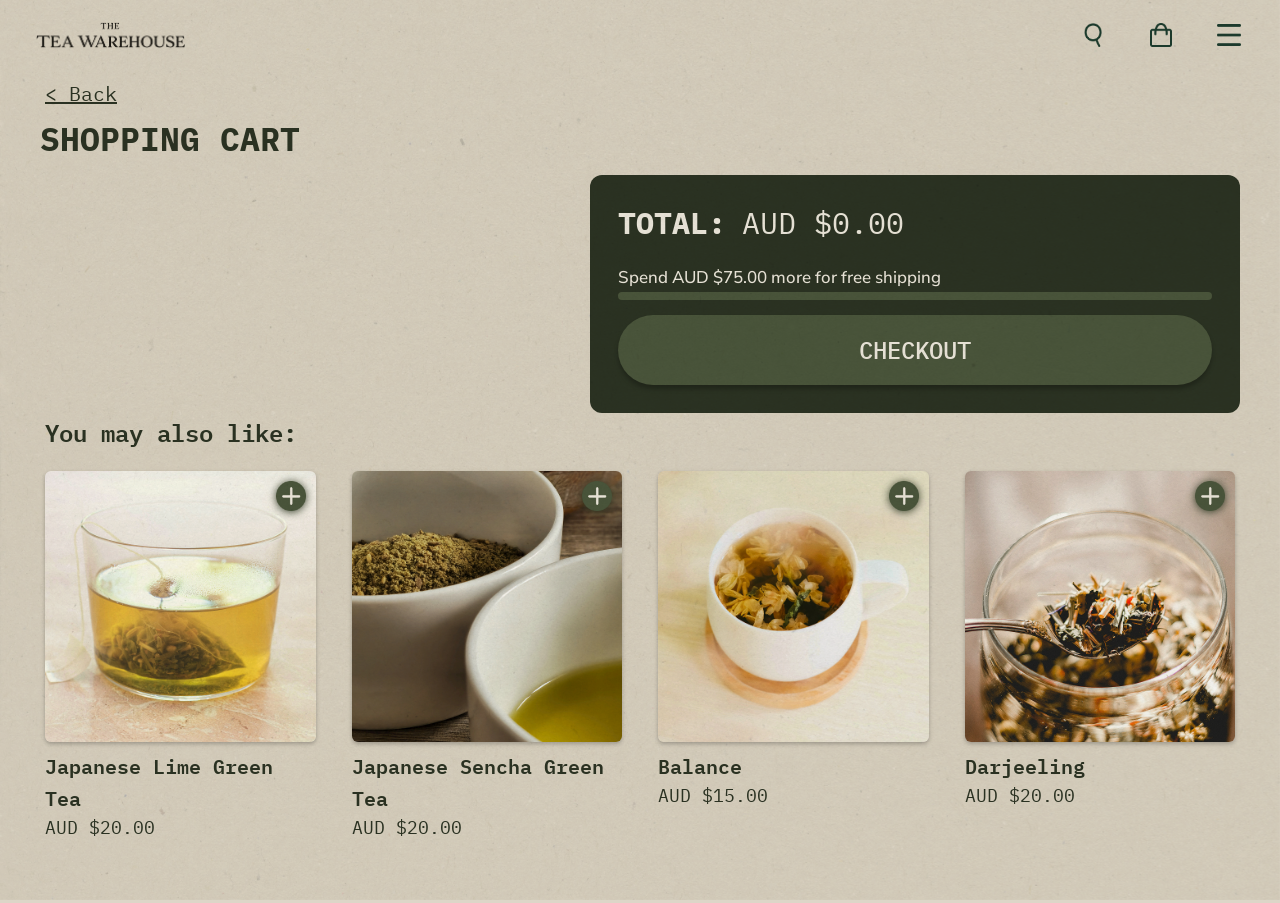
<file: cart.html>
<!DOCTYPE html>
<html lang="en">
<head>
    <meta charset="UTF-8">
    <meta name="viewport" content="width=device-width, initial-scale=1.0">
    <link rel="stylesheet" href="styles/main.css">
    <title>The Tea Warehouse</title>
    <style>
    @import url('https://fonts.googleapis.com/css2?family=IBM+Plex+Mono:ital,wght@0,100;0,200;0,300;0,400;0,500;0,600;0,700;1,100;1,200;1,300;1,400;1,500;1,600;1,700&display=swap');
    </style>
</head>

<body>
    <div class="page cart-page">
    
        <!-- top nav -->
        <header class="header">
            <!-- logo goes to homepage -->
            <a href="index.html" class="logo">
                <img src="images/TWHlogo.png" alt="tea warehouse logo">
            </a>

            <nav class="nav-icons" aria-label="top nav">
                <button onclick="openSearch()" class="nav-icon-link" aria-label="search">
                    <img src="images/search-icon.png" alt="search">
                </button>
                <a href="cart.html" class="nav-icon-link cart-icon">
                     <img src="images/cart.png" alt="cart">
                     <span id="cart-count">0</span>
                </a>
                <button aria-label="menu">
                    <img src="images/menu-icon.png" alt="menu">
                </button>
            </nav>
        </header>

        <!-- heading -->
        <main class="cart-main">

            <a href="product-detail.html" class="back-link">&lt; Back</a>
            
            <h1 class="cart-title">SHOPPING CART</h1>
            <!-- shipping progress bar mobile -->
            <div class="shipping-progress shipping-progress-mobile">
                    <p class="shipping-message">Free shipping over AUD $75.00</p>
                    <div class="progress-track">
                        <div class="progress-fill"></div>
                    </div>
            </div>
        
            <!-- product list -->
             <section class="cart-list" id="cart-items"></section>

             <!-- cart total -->
              <aside class="cart-summary">
                <div class="cart-total">
                    <span>TOTAL:</span>
                    <span id="cart-totalprice">AUD $0.00</span>
                </div>

                <!-- shipping progress bar desktop -->
                <div class="shipping-progress shipping-progress-desktop">
                        <p class="shipping-message">Free shipping over AUD $75.00</p>
                        <div class="progress-track">
                            <div class="progress-fill"></div>
                        </div>
                </div>

                <!-- checkout -->
                <a href="purchase.html" class="checkout-btn">CHECKOUT</a>
              </aside>
            

            <!-- recommendation section -->
            <section class="rec-section">
                <h2 class="rec-heading">You may also like:</h2>
                <div class="product-grid">
                
                    <!-- japanese lime green tea -->
                    <article class="product-card">
                        <a href="product-detail.html?product=lime">
                            <div class="product-img-container">
                                <img src="images/jplime.jpg" alt="Japanese Lime Green Tea">
                                <button class="quick-add" data-product="lime">
                                    <img src="images/add.png" alt="quick add button">
                                </button>
                            </div>
                            <h2>Japanese Lime Green Tea</h2>
                            <p class="price">AUD $20.00</p>
                        </a>
                    </article>

                    <!-- japanese sencha green tea -->
                    <article class="product-card">
                        <a href="product-detail.html?product=sencha">
                            <div class="product-img-container">
                                <img src="images/jpsencha.png" alt="Japanese Sencha Green Tea">
                                <button class="quick-add" data-product="sencha">
                                    <img src="images/add.png" alt="quick add button">
                                </button>
                            </div>
                            <h2>Japanese Sencha Green Tea</h2>
                            <p class="price">AUD $20.00</p>
                        </a>
                    </article>

                    <!-- Balance -->
                    <article class="product-card">
                        <a href="product-detail.html?product=balance">
                            <div class="product-img-container">
                                <img src="images/balance.jpg" alt="Balance">
                                <button class="quick-add" data-product="balance">
                                    <img src="images/add.png" alt="quick add button">
                                </button>
                            </div>
                            <h2>Balance</h2>
                            <p class="price">AUD $15.00</p>
                        </a>
                    </article>

                    <!-- Darjeeling -->
                    <article class="product-card">
                        <a href="product-detail.html?product=darjeeling">
                            <div class="product-img-container">
                                <img src="images/darjeeling.jpg" alt="Darjeeling">
                                <button class="quick-add" data-product="darjeeling">
                                    <img src="images/add.png" alt="quick add button">
                                </button>
                            </div>
                            <h2>Darjeeling</h2>
                            <p class="price">AUD $20.00</p>
                        </a>
                    </article>

                </div>
            </section>
        </main>
    </div>

    <!-- search overlay -->
    <div class="search-overlay">
        <div class="search-main">
            <div class="search-bar">
                <img src="images/search-icon.png" alt="search">
                <input 
                    type="text"
                    id="search-input"
                    placeholder="Search for products..."
                >
                <button id="search-btn"></button>
            </div>
        </div>
    </div>

        <script src="scripts/script.js"></script>
    </body>
</html>
</file>
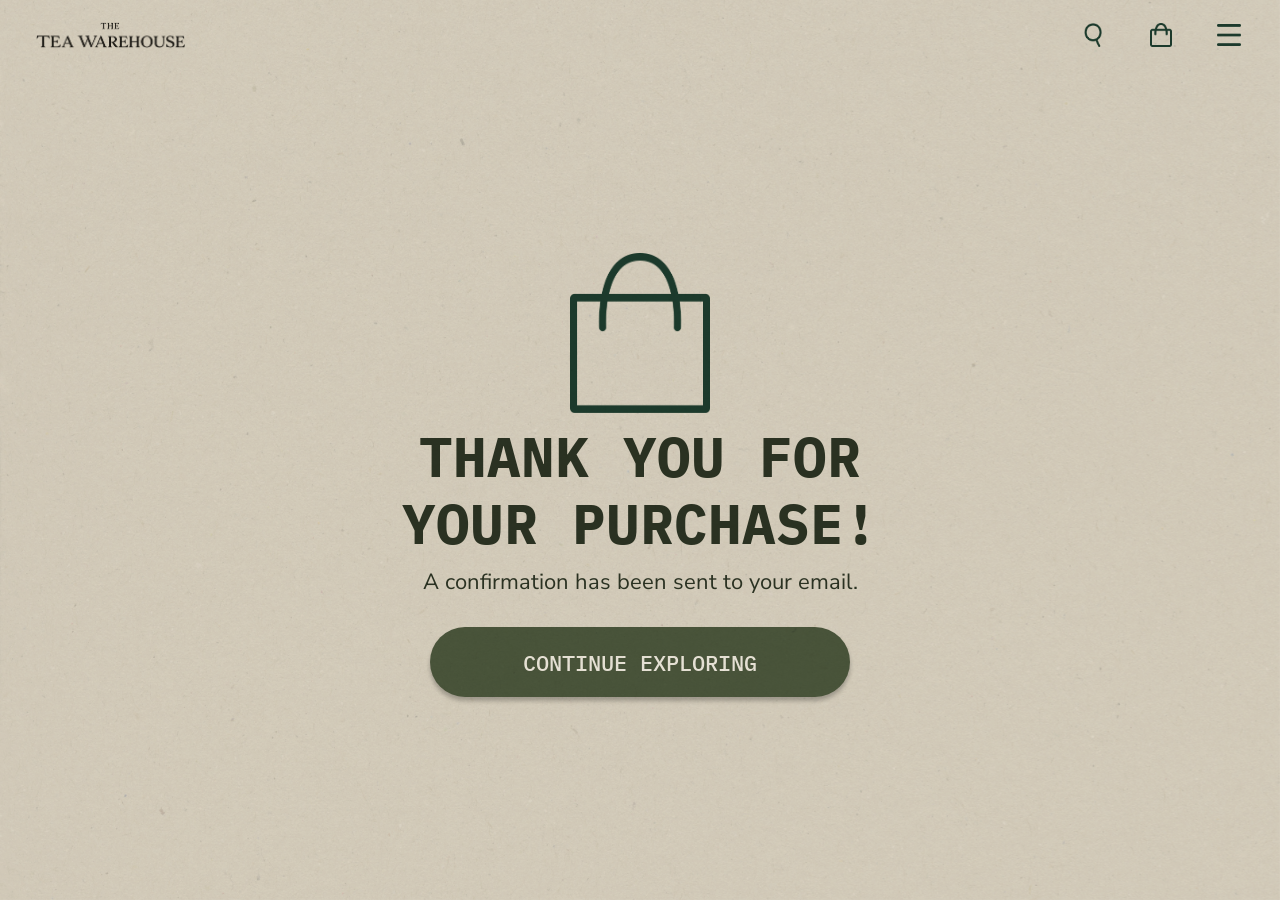
<file: confirmation.html>
<!DOCTYPE html>
<html lang="en">
<head>
    <meta charset="UTF-8">
    <meta name="viewport" content="width=device-width, initial-scale=1.0">
    <link rel="stylesheet" href="styles/main.css">
    <title>The Tea Warehouse</title>
    <style>
    @import url('https://fonts.googleapis.com/css2?family=IBM+Plex+Mono:ital,wght@0,100;0,200;0,300;0,400;0,500;0,600;0,700;1,100;1,200;1,300;1,400;1,500;1,600;1,700&display=swap');
    </style>
</head>

<body>
    <div class="page confirmation-page">
    
        <!-- top nav -->
        <header class="header">
            <!-- logo goes to homepage -->
            <a href="index.html" class="logo">
                <img src="images/TWHlogo.png" alt="tea warehouse logo">
            </a>

            <nav class="nav-icons" aria-label="top nav">
                <button onclick="openSearch()" class="nav-icon-link" aria-label="search">
                    <img src="images/search-icon.png" alt="search">
                </button>
                <a href="cart.html" class="nav-icon-link cart-icon">
                     <img src="images/cart.png" alt="cart">
                     <span id="cart-count">0</span>
                </a>
                <button aria-label="menu">
                    <img src="images/menu-icon.png" alt="menu">
                </button>
            </nav>
        </header>

        <main class="confirmation-main">
            <!-- bag icon -->
            <div class="confirmation-icon">
                <img src="images/cart.png" alt="shopping bag icon">
            </div>

            <!-- text -->
            <section class="confirmation-text">
                <h1>THANK YOU FOR YOUR PURCHASE!</h1>
                <p>A confirmation has been sent to your email.</p>
            </section>

            <!-- continue button -->
             <a href="index.html" class="continue-btn">
                CONTINUE EXPLORING
             </a>
        </main>
    </div>

    <!-- search overlay -->
    <div class="search-overlay">
        <div class="search-main">
            <div class="search-bar">
                <img src="images/search-icon.png" alt="search">
                <input 
                    type="text"
                    id="search-input"
                    placeholder="Search for products..."
                >
                <button id="search-btn"></button>
            </div>
        </div>
    </div>

    <script src="scripts/script.js"></script>
</body>
</html>
</file>
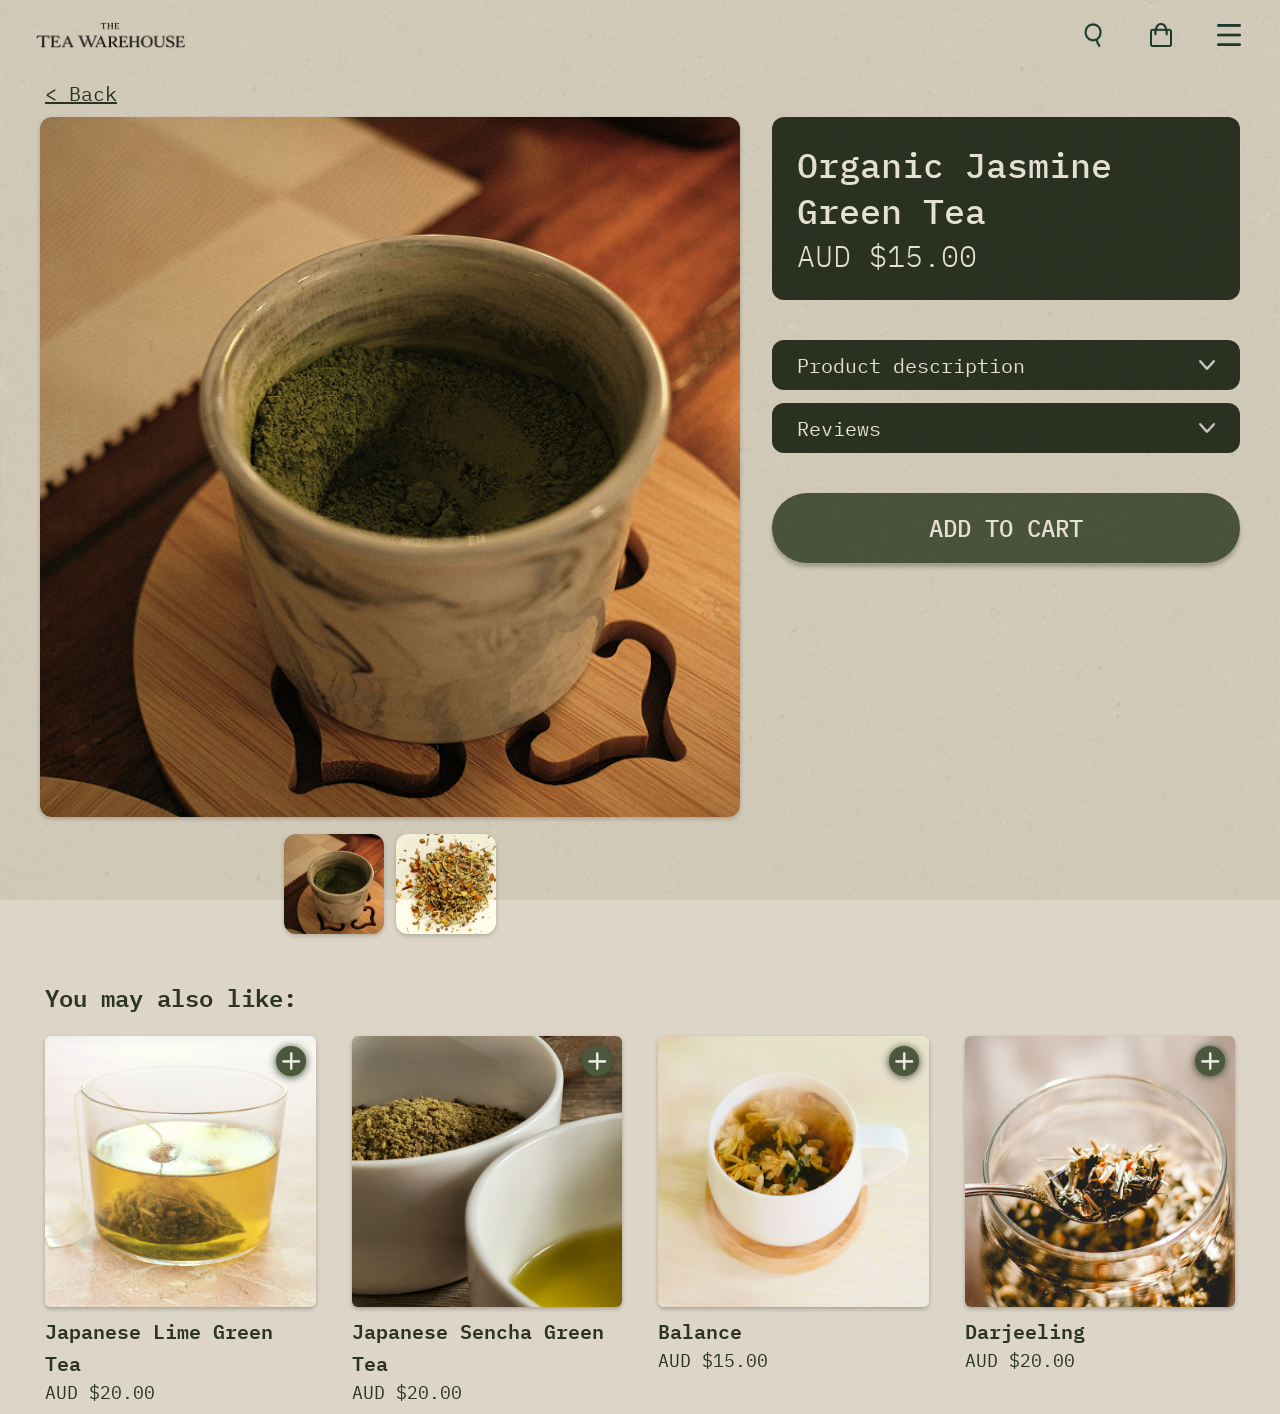
<file: product-detail.html>
<!DOCTYPE html>
<html lang="en">
<head>
    <meta charset="UTF-8">
    <meta name="viewport" content="width=device-width, initial-scale=1.0">
    <link rel="stylesheet" href="styles/main.css">
    <title>The Tea Warehouse</title>
    <style>
    @import url('https://fonts.googleapis.com/css2?family=IBM+Plex+Mono:ital,wght@0,100;0,200;0,300;0,400;0,500;0,600;0,700;1,100;1,200;1,300;1,400;1,500;1,600;1,700&display=swap');
    </style>
</head>

<body>
    <div class="page product-page">
    
        <!-- top nav -->
        <header class="header">
            <!-- logo goes to homepage -->
            <a href="index.html" class="logo">
                <img src="images/TWHlogo.png" alt="tea warehouse logo">
            </a>

            <nav class="nav-icons" aria-label="top nav">
                <button onclick="openSearch()" class="nav-icon-link" aria-label="search">
                    <img src="images/search-icon.png" alt="search">
                </button>
                <a href="cart.html" class="nav-icon-link cart-icon">
                     <img src="images/cart.png" alt="cart">
                     <span id="cart-count">0</span>
                </a>
                <button aria-label="menu">
                    <img src="images/menu-icon.png" alt="menu">
                </button>
            </nav>
        </header>

        <main class="product-main">
        <!-- ORGANIC JASMINE GREEN TEA -->
            <!-- back -->
             <a href="results.html" class="back-link">&lt; Back</a>

            <!-- title  -->
            <section class="product-title-card">
                <h1 id="product-title">Organic Jasmine Green Tea</h1>
                <p id="product-price"> AUD $15.00 </p> 
            </section>

            <!-- product images -->
            <section class="product-gallery">
                <img 
                    id="main-product-img"
                    src="images/jasminegreen.jpg" 
                    alt="Organic Jasmine Green Tea" 
                    class="product-main-img">
                <div class="thumbnail-row">
                    <img id="thumb-1" src="images/jasminegreen.jpg" alt="">
                    <img src="images/jasminetn.jpg" alt="">
                </div>
            </section>
            
            <!-- dropdown info -->
            <section class="product-dropdown">
                <div class="dropdown-item">
                    <button class="dropdown-btn">
                        Product description
                        <img src="images/arrow-down.png" alt="" class="dropdown-arrow">
                    </button>
                
                    <div class="dropdown-content">
                        <p id="product-description"></p>
                    </div>
                </div>

                <div class="dropdown-item">
                    <button class="dropdown-btn">
                        Reviews
                        <img src="images/arrow-down.png" alt="" class="dropdown-arrow">
                    </button>

                    <div class="dropdown-content">
                        <p id="reviews">No reviews yet.</p>
                    </div>
                </div>
                
            </section>

            <!-- add to cart -->
            <button id="addtocart-btn">ADD TO CART</button>

            <!-- recommendation section -->
            <section class="rec-section">
                <h2 class="rec-heading">You may also like:</h2>
                <div class="product-grid">
                
                    <!-- japanese lime green tea -->
                    <article class="product-card">
                        <a href="product-detail.html?product=lime">
                            <div class="product-img-container">
                                <img src="images/jplime.jpg" alt="Japanese Lime Green Tea">
                                <button class="quick-add" data-product="lime">
                                    <img src="images/add.png" alt="quick add button">
                                </button>
                            </div>
                            <h2>Japanese Lime Green Tea</h2>
                            <p class="price">AUD $20.00</p>
                        </a>
                    </article>

                    <!-- japanese sencha green tea -->
                    <article class="product-card">
                        <a href="product-detail.html?product=sencha">
                            <div class="product-img-container">
                                <img src="images/jpsencha.png" alt="Japanese Sencha Green Tea">
                                <button class="quick-add" data-product="sencha">
                                    <img src="images/add.png" alt="quick add button">
                                </button>
                            </div>
                            <h2>Japanese Sencha Green Tea</h2>
                            <p class="price">AUD $20.00</p>
                        </a>
                    </article>

                    <!-- Balance -->
                    <article class="product-card">
                        <a href="product-detail.html?product=balance">
                            <div class="product-img-container">
                                <img src="images/balance.jpg" alt="Balance">
                                <button class="quick-add" data-product="balance">
                                    <img src="images/add.png" alt="quick add button">
                                </button>
                            </div>
                            <h2>Balance</h2>
                            <p class="price">AUD $15.00</p>
                        </a>
                    </article>

                    <!-- Darjeeling -->
                    <article class="product-card">
                        <a href="product-detail.html?product=darjeeling">
                            <div class="product-img-container">
                                <img src="images/darjeeling.jpg" alt="Darjeeling">
                                <button class="quick-add" data-product="darjeeling">
                                    <img src="images/add.png" alt="quick add button">
                                </button>
                            </div>
                            <h2>Darjeeling</h2>
                            <p class="price">AUD $20.00</p>
                        </a>
                    </article>

                </div>
            </section>


        </main>
    </div>

    <!-- search overlay -->
    <div class="search-overlay">
        <div class="search-main">
            <div class="search-bar">
                <img src="images/search-icon.png" alt="search">
                <input 
                    type="text"
                    id="search-input"
                    placeholder="Search for products..."
                >
                <button id="search-btn"></button>
            </div>
        </div>
    </div>

    <script src="scripts/script.js"></script>
</body>
</html>
</file>
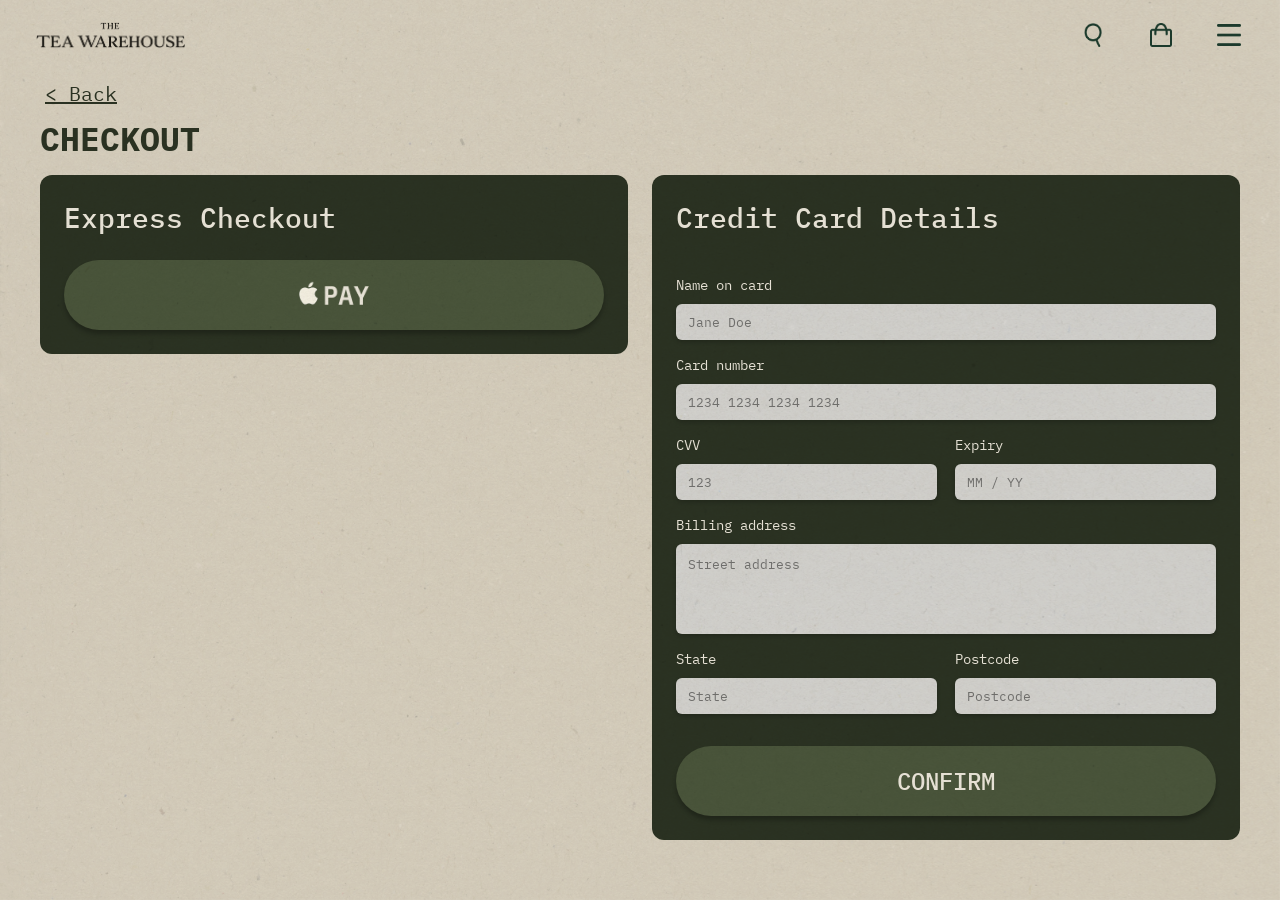
<file: purchase.html>
<!DOCTYPE html>
<html lang="en">
<head>
    <meta charset="UTF-8">
    <meta name="viewport" content="width=device-width, initial-scale=1.0">
    <link rel="stylesheet" href="styles/main.css">
    <title>The Tea Warehouse</title>
    <style>
    @import url('https://fonts.googleapis.com/css2?family=IBM+Plex+Mono:ital,wght@0,100;0,200;0,300;0,400;0,500;0,600;0,700;1,100;1,200;1,300;1,400;1,500;1,600;1,700&display=swap');
    </style>
</head>

<body>
    <div class="page purchase">
    
        <!-- top nav -->
        <header class="header">
            <!-- logo goes to homepage -->
            <a href="index.html" class="logo">
                <img src="images/TWHlogo.png" alt="tea warehouse logo">
            </a>

            <nav class="nav-icons" aria-label="top nav">
                <button onclick="openSearch()" class="nav-icon-link" aria-label="search">
                    <img src="images/search-icon.png" alt="search">
                </button>
                <a href="cart.html" class="nav-icon-link cart-icon">
                     <img src="images/cart.png" alt="cart">
                     <span id="cart-count">0</span>
                </a>
                <button aria-label="menu">
                    <img src="images/menu-icon.png" alt="menu">
                </button>
            </nav>
        </header>

        <main class="purchase-main">
            <!-- back link -->
            <a href="cart.html" class="back-link">&lt; Back</a>

            <!-- title -->
            <h1 class="purchase-title">CHECKOUT</h1>

            <!-- express checkout -->
            <section class="express-section">
                <h2 class="purchase-heading">Express Checkout</h2>
                <a href="confirmation.html" class="applepay-btn">
                    <img src="images/applepay.png" alt="apple pay">
                </a>  
            </section>

            <!-- divider -->
             <div class="checkout-divider">
                <div class="divider-line"></div>
                <span>OR</span>
                <div class="divider-line"></div>
             </div>

            <!-- card info -->
            <form class="payment-section" id="payment-form">
                <h2 class="purchase-heading">Credit Card Details</h2>

                <!-- name -->
                 <div class="input-group">
                    <label for="name">Name on card</label>
                    <input name="name" type="text" placeholder="Jane Doe" required>
                 </div>

                <!-- card no. -->
                 <div class="input-group">
                    <label>Card number</label>
                    <input type="text" placeholder="1234 1234 1234 1234" required>
                 </div>

                <!-- cvv & expiry -->
                 <div class="double-input">
                    <div class="input-group">
                        <label>CVV</label>
                        <input type="text" placeholder="123" required>
                    </div>
                    <div class="input-group">
                        <label>Expiry</label>
                        <input type="text" placeholder="MM / YY" required>
                    </div>  
                 </div>

                <!-- billing -->
                  <div class="input-group" placeholder="123 street">
                    <label>Billing address</label>
                    <textarea placeholder="Street address" required></textarea>
                  </div>
                
                <!-- state & postcode -->
                 <div class="double-input">
                    <div class="input-group">
                        <label>State</label>
                        <input type="text" placeholder="State" required>
                    </div>
                    <div class="input-group">
                        <label>Postcode</label>
                        <input type="text" placeholder="Postcode" required>
                    </div>  
                 </div>

                 <!-- confirm button -->
                <button type="submit" class="confirm-btn">CONFIRM</button>
            </form>

    <!-- search overlay -->
    <div class="search-overlay">
        <div class="search-main">
            <div class="search-bar">
                <img src="images/search-icon.png" alt="search">
                <input 
                    type="text"
                    id="search-input"
                    placeholder="Search for products..."
                >
                <button id="search-btn"></button>
            </div>
        </div>
    </div>

        </main>
    </div>
    
    <script src="scripts/script.js"></script>
</body>
</html>
</file>
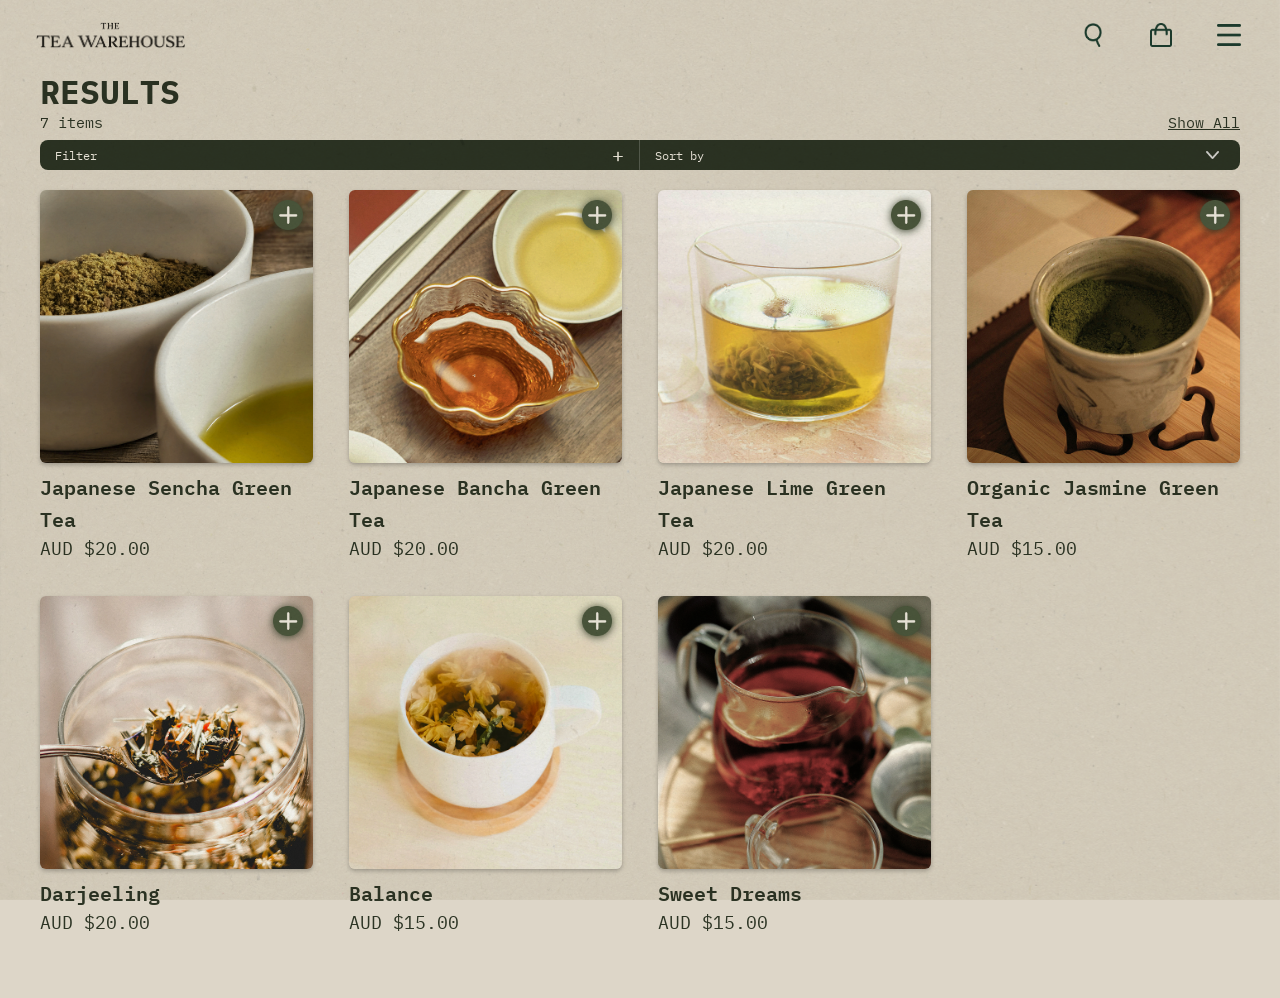
<file: results.html>
<!DOCTYPE html>
<html lang="en">
<head>
    <meta charset="UTF-8">
    <meta name="viewport" content="width=device-width, initial-scale=1.0">
    <link rel="stylesheet" href="styles/main.css">
    <title>The Tea Warehouse</title>
</head>

<body>
    <div class="page results-page">
    
        <!-- top nav -->
        <header class="header">
            <!-- logo goes to homepage -->
            <a href="index.html" class="logo">
                <img src="images/TWHlogo.png" alt="tea warehouse logo">
            </a>

            <nav class="nav-icons" aria-label="top nav">
                <button onclick="openSearch()" class="nav-icon-link" aria-label="search">
                    <img src="images/search-icon.png" alt="search">
                </button>
                <a href="cart.html" class="nav-icon-link cart-icon">
                     <img src="images/cart.png" alt="cart">
                     <span id="cart-count">0</span>
                </a>
                <button aria-label="menu">
                    <img src="images/menu-icon.png" alt="menu">
                </button>
            </nav>
        </header>

        <main class="results-main">
            
            <section class="results-heading">
                <div>
                    <h1>RESULTS</h1>
                    <p class="items-count">7 items</p>
                </div>
                <a href="#" class="show-all">Show All</a>
            </section>

            <!-- filter bar -->
            <section class="filter-bar">
                <button>Filter <span>+</span></button>
                <button>
                    Sort by
                    <img src="images/arrow-down.png" alt="">
                </button>
            </section>

            <!-- product list -->
            <section class="product-grid">

                <!-- japanese sencha green tea -->
                <article class="product-card">
                    <a href="product-detail.html?product=sencha">
                        <div class="product-img-container">
                            <img src="images/jpsencha.png" alt="Japanese Sencha Green Tea">
                            <button class="quick-add" data-product="sencha">
                                <img src="images/add.png" alt="quick add button">
                            </button>
                        </div>
                        <h2>Japanese Sencha Green Tea</h2>
                        <p class="price">AUD $20.00</p>
                    </a>
                </article>

                <!-- japanese bancha green tea -->
                <article class="product-card">
                    <a href="product-detail.html?product=bancha">
                        <div class="product-img-container">
                            <img src="images/jpbancha.jpg" alt="Japanese Bancha Green Tea">
                            <button class="quick-add" data-product="bancha">
                                <img src="images/add.png" alt="quick add button">
                            </button>
                        </div>
                        <h2>Japanese Bancha Green Tea</h2>
                        <p class="price">AUD $20.00</p>
                    </a>
                </article>

                <!-- japanese lime green tea -->
                <article class="product-card">
                    <a href="product-detail.html?product=lime">
                        <div class="product-img-container">
                            <img src="images/jplime.jpg" alt="Japanese Lime Green Tea">
                            <button class="quick-add" data-product="lime">
                                <img src="images/add.png" alt="quick add button">
                            </button>
                        </div>
                        <h2>Japanese Lime Green Tea</h2>
                        <p class="price">AUD $20.00</p>
                    </a>
                </article>

                <!-- Organic jasmine green tea -->
                <article class="product-card">
                    <a href="product-detail.html?product=jasminegreen">
                        <div class="product-img-container">
                            <img src="images/jasminegreen.jpg" alt="Organic jasmine Green Tea">
                            <button class="quick-add" data-product="jasminegreen">
                                <img src="images/add.png" alt="quick add button">
                            </button>
                        </div>
                        <h2>Organic Jasmine Green Tea</h2>
                        <p class="price">AUD $15.00</p>
                    </a>
                </article>

                <!-- darjeeling -->
                <article class="product-card">
                    <a href="product-detail.html?product=darjeeling">
                        <div class="product-img-container">
                            <img src="images/darjeeling.jpg" alt="darjeeling">
                            <button class="quick-add" data-product="darjeeling">
                                <img src="images/add.png" alt="quick add button">
                            </button>
                        </div>
                        <h2>Darjeeling</h2>
                        <p class="price">AUD $20.00</p>
                    </a>
                </article>

                <!-- balance -->
                <article class="product-card">
                    <a href="product-detail.html?product=balance">
                        <div class="product-img-container">
                            <img src="images/balance.jpg" alt="balance">
                            <button class="quick-add" data-product="balance">
                                <img src="images/add.png" alt="quick add button">
                            </button>
                        </div>
                        <h2>Balance</h2>
                        <p class="price">AUD $15.00</p>
                    </a>
                </article>

                <!-- sweet dreams -->
                <article class="product-card">
                    <a href="product-detail.html?product=dreams">
                        <div class="product-img-container">
                            <img src="images/sweetdreams.jpg" alt="sweet dreams">
                            <button class="quick-add" data-product="dreams">
                                <img src="images/add.png" alt="quick add button">
                            </button>
                        </div>
                        <h2>Sweet Dreams</h2>
                        <p class="price">AUD $15.00</p>
                    </a>
                </article>

            </section>


        </main>
    </div>

    <!-- search overlay -->
    <div class="search-overlay">
        <div class="search-main">
            <div class="search-bar">
                <img src="images/search-icon.png" alt="search">
                <input 
                    type="text"
                    id="search-input"
                    placeholder="Search for products..."
                >
                <button id="search-btn"></button>
            </div>
        </div>
    </div>

    <script src="scripts/script.js"></script>
</body>
</html>
</file>
<file: styles/main.css>
@import url('https://fonts.googleapis.com/css2?family=IBM+Plex+Mono:ital,wght@0,100;0,200;0,300;0,400;0,500;0,600;0,700;1,100;1,200;1,300;1,400;1,500;1,600;1,700&display=swap');
@import url('https://fonts.googleapis.com/css2?family=Nunito+Sans:ital,opsz,wght@0,6..12,200..1000;1,6..12,200..1000&display=swap');
@import url("colours.css");
@import url("typography.css");
@import url("spacing.css");
@import url("layout.css");

/* reset spacings */
*{
    margin: 0;
    padding: 0;
    box-sizing: border-box;
}

img {
    display: block;
}

/* base */
html, body {
    overflow-x: hidden;
}
body {
    background: var(--beige);
    color: var(--darkgreen);
    font-family: var(--font-sans);
}
body::after {
    content: "";
    position: fixed;
    inset: 0;
    background: url("../images/overlay.jpg") center/cover no-repeat;
    opacity: 0.3;
    mix-blend-mode: multiply;
    pointer-events: none;
    z-index: 9999;
}
.page {
    max-width: 390px;
    width: 100%;
    min-height: 844px;
    margin: 0 auto;
    overflow-x: visible;
    background: var(--beige);
    padding-top: 45px;
}

/* dropdown */
.dropdown-arrow {
    transition: transform 0.3s ease;
}

/* product card hover */
.product-card {
    transition: transform 0.25s ease, opacity 0.25s ease;
}
.product-card:hover {
    transform: translateY(-6px);
}





/* DESKTOP VER */
@media (min-width: 900px) {
    .page {
        max-width: 1440px;
        width: 100%;
        padding-top: 60px;
    }
    h1 {
        font-size: 33px;
    }
    h2 {
        font-size: 20px;
    }
    .price {
    font-size: 18px;
    }

    /* TOP NAV */
    .header {
        height: 70px;
        max-width: 1440px;
        padding: 0 35px;
        align-items: center;
    }
    .logo {
        display: flex;
        align-items: center;
    }
    .logo img {
        content: url("../images/twh-desktop.png");
        width: 150px;
        height: auto;
        object-fit: contain;
    }
    .nav-icons {
        gap: 40px;
    }
    .nav-icons button {
        width: 32px;
        height: 32px;
    }
    .nav-icons img {
        width: 24px;
        height: 24px;
    }
    #cart-count {
        width: 18px;
        height: 18px;
        font-size: 10px;
        top: -4px;
        right: -8px;
    }


    /* HOME PAGE */
    .hero {
        width: 100%;
        padding: 0;
        margin-bottom: 30px;
        position: relative;
    }
    .hero-text {
        position: absolute;
        top: 50%;
        right: 90px;
        transform: translateY(-50%);

        display: flex;
        flex-direction: column;
        align-items: center;
        gap: 15px;
        z-index: 2;
    }
    .hero-container {
        height: 470px;
        width: 100%;
        border-radius: 100;
    }
    .hero-btn {
        position: absolute;
        top: 240px;
        right: 100px;
        left: auto;
        transform: none;
        z-index: 2;

        width: 480px;
        height: 75px;
        font-size: 28px;
        font-weight: 500;
    }
    .hero-img {
        content: url("../images/laptopheader.jpg");
        height: 100%;
        width: 100%;
        object-fit: cover;
    }
    .tagline-section {
        position: absolute;
        top: 200px;
        right: 100px;
        z-index: 2;
        padding: 0;
        margin: 0;
        text-align: center;
    }
    .tagline-section h2 {
        font-size: 32px;
        font-weight: 500;
        max-width: 480px;
    }
    /* bottom faq & category section */
    .info-section-desktop {
        width: 100%;
        display: grid;
        grid-template-columns: 1fr 1fr;
        gap: 70px;
        padding: 40px 96px;
    }
    .info-section-desktop .info-section {
        display: flex;
        width: 100%;
        flex-direction: column;
        padding: 0;
        margin: 0;
    }
    .info-section-desktop .info-text {
        display: flex;
        flex-direction: column;
        flex: 1;
    }
    .info-section-desktop .categorymobile-gradient,
    .info-section-desktop .faqmobile-gradient {
        width: 100%;
        height: 300px;
        border-top-left-radius: 40px;
        border-top-right-radius: 40px;
        overflow: hidden;
    }
    .info-section-desktop .categorymobile-img,
    .info-section-desktop .faqmobile-img {
        width: 100%;
        height: 100%;
        object-fit: cover;
    }
    .info-section-desktop .outline-btn {
        width: 100%;
        height: 70px;
        border-radius: 100px;
        margin-top: auto;
    }
    .info-section-desktop .outline-btn span {
        right: 12px;
        width: 40px;
        height: 40px;
    }
    .info-text p {
        font-size: 18px;
        font-family: var(--font-sans);
        font-weight: 400;
        margin-top: 10px;
        margin-bottom: 15px;
    }
    .outline-btn {
        font-size: 22px;
        border: 2px solid var(--darkgreen);
    }
    .outline-btn span img {
        width: 40px;
        height: 40px;
    }
    .line {
        display: none;
    }


    /* SEARCH OVERLAY */
    .search-main {
        width: 100%;
        max-width: 1200px;
        padding: 130px 35px;
    }
    .search-bar {
        width: 100%;
        height: 80px;
        padding: 0 30px;
        gap: 30px;
    }
    .search-bar img {
        width: 24px;
        height: 30px;
    }
    .search-bar input {
        font-size: 22px;
    }


    /* RESULTS PAGE */
    .results-main {
        padding: 0 40px 64px;
    }
    .filter-bar {
        height: 30px;
        width: 100%;
    }
    .filter-bar button img {
        width: 25px;
        height: 8px;
        object-fit: contain;

    }
    .filter-bar button {
        font-size: 12px;
        padding: 0 15px;
    }
    .filter-bar button span {
        font-size: 20px;
    }
    .items-count {
        font-size: 15px;
    }
    .show-all {
        font-size: 15px;
    }
    /* product grid */
    .product-grid {
        display: grid;
        grid-template-columns: repeat(4, 1fr);
        gap: 36px;
    }
    .quick-add {
        top: 10px;
        right:10px;
        width: 30px;
        height: 30px;
    }


    /* PRODUCT DETAIL */
    .product-main {
        display: grid;
        grid-template-columns: 700px 1fr;
        column-gap: 32px;
        padding: 10px 40px;
    }
    .back-link {
        grid-column: 1/-1;
        margin-bottom: 10px;
        font-size: 20px;
    }
    .product-gallery {
        grid-column: 1;
        grid-row: 2/6;
        width: 700px;
    }

    .product-title-card, .product-dropdown, #addtocart-btn {
        grid-column: 2;
    }
    .product-title-card {
        padding: 25px;
        margin-bottom: 40px;
        border-radius: 12px;
    }
    .product-title-card h1 {
        font-size: 35px;
    }
    .product-title-card p {
        font-size: 30px;
    }
    /* images */
    #main-product-img.product-main-img {
        width: 700px;
        height: 700px;
        object-fit: cover;
    }
    .thumbnail-row img {
        width: 100px;
        height: 100px;
        gap: 12px;
        margin:10px 0 30px;
    }
    /* dropdown info */
    .product-dropdown {
        gap: 13px;
    }
    .dropdown-btn {
        height: 50px;
        padding: 0 25px;
        font-size: 20px;
    }
    .dropdown-btn img {
        width: 16px;
        height: 10px;
    }
    #product-description {
        font-size: 15px;
        padding: 0 10px;
    }
    #reviews {
        font-size: 15px;
        padding: 0 10px;
    }
    /* add to cart btn */
    #addtocart-btn {
        height: 70px;
        font-size: 24px;
        margin-top: 40px;
    }
    /* rec section */
    .rec-heading {
        font-size: 24px;
        margin-bottom: 20px;
    }
    .rec-section {
        grid-column: 1/-1;
    }
    .rec-section .product-grid {
        grid-template-columns: repeat(4, 1fr);
    }


    /* CART PAGE */
    .cart-title {
        margin-bottom: 15px;
    }
    /* shipping progress bar */
    .shipping-progress-mobile {
        display: none;
    }
    .shipping-progress-desktop {
        display: block;
    }
    .cart-summary .shipping-progress {
        margin: 20px 0 15px;
    }
    .cart-summary .shipping-message {
        color: var(--white)
    }
    .cart-summary .progress-track {
        background: var(--lightgreen);
    }
    .cart-summary .progress-fill {
        background: var(--white);
    }
    .shipping-message {
        font-size: 17px;
        font-weight: 500;
        margin-bottom: 3px;
    }
    .cart-main { 
        display: grid;
        grid-template-columns: 1fr 650px;
        column-gap: 60px;
        padding: 10px 40px 64px;
        align-items: start;
    }
    .cart-main .back-link, .cart-title {
        grid-column: 1/-1;
    }
    .cart-list {
        grid-column: 1;
        margin-top: 0;
        margin-bottom: 40px;
    }
    /* right column */
    .cart-summary {
        grid-column: 2;
        grid-row: 3;
        padding: 28px;
        border-radius: 12px;
        background: var(--darkgreen);
    }
    .cart-total {
        margin: 0 0 24px;
        font-size: 30px;
        color: var(--white);
    }
    .checkout-btn {
        height: 70px;
        margin: 0;
        font-size: 24px;
    }
    /* left column */
    .cart-card {
        grid-template-columns: 200px 1fr 50px;
        gap: 24px;
        margin-bottom: 60px;
    }
    .cart-img-container {
        width: 200px;
        height: 200px;
    }
    .cart-text h2 {
        font-size: 25px;
    }
    .cart-text .price {
        font-size: 22px;
    }
    .quantity-control {
        width: 160px;
        height: 40px;
        font-size: 18px;
    }
    .quantity-control button {
        font-size: 20px;
    }
    .removebtn {
        width: 40px;
        height: 40px;
    }


    /* PURCHASE PAGE */
    .purchase-title {
        margin-bottom: 15px;
    }
    .purchase-main {
        display: grid;
        grid-template-columns: 1fr 1fr;
        column-gap: 24px;
        padding: 10px 40px;
        align-items: start;
    }
    .purchase-main .back-link, .purchase-title {
        grid-column: 1/-1;
    }
    .express-section, .payment-section {
        background: var(--darkgreen);
        color: var(--white);
        border-radius: 12px;
        padding: 24px;
    }
    .express-section {
        grid-column: 1;
        margin-bottom: 0;
    }
    .payment-section {
        grid-column: 2;
        gap: 16px;
        margin-top: 0;
    }
    .checkout-divider {
        display: none;
    }
    .applepay-btn {
        height: 70px;
    }
    .applepay-btn img {
        width: 70px;
    }
    .purchase-heading {
        font-size: 28px;
        margin-bottom: 24px;
        font-weight: 500;
    }
    .input-group input {
        height: 36px;
    }
    .input-group label {
        font-weight: 400;
    }
    .input-group input, .input-group textarea {
        padding: 12px;
    }
    .double-input {
        gap: 18px;
    }
    .confirm-btn {
        height: 70px;
        margin: 16px 0 0;
        font-size: 24px;
    }


    /* CONFIRMATION PAGE */
    .confirmation-main {
        min-height: calc(100vh - 70px);
        padding: 0;
        justify-content: center;
        align-items: center;
    }

    .confirmation-icon {
        content: url("../images/cartconfirmation.png");
        width: 140px;
        height: 160px;
        margin-bottom: 10px;
    }

    .confirmation-text h1 {
        font-size: 56px;
        line-height: 1.2;
        max-width: 600px;
    }

    .confirmation-text p {
        font-size: 22px;
    }
    .continue-btn {
        width: 420px;
        height: 70px;
        font-size: 22px;
    }

}
</file>
